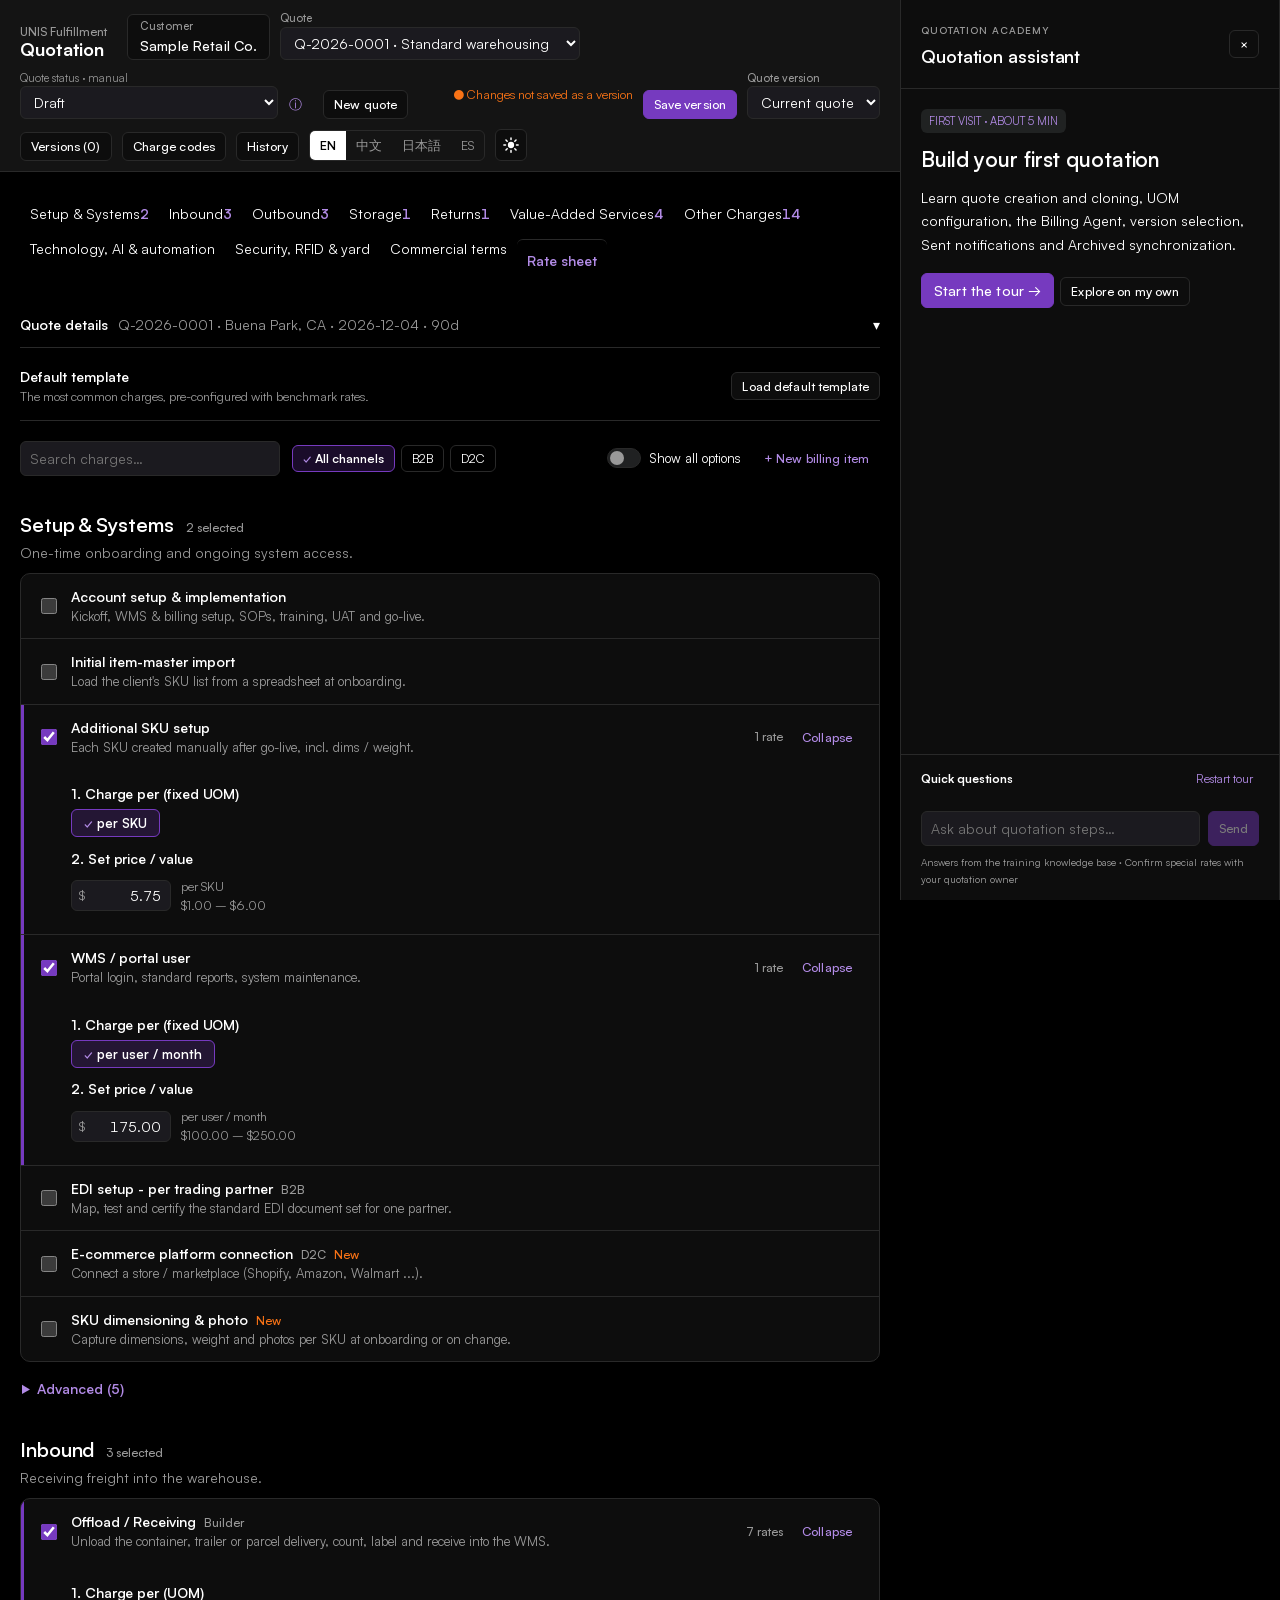
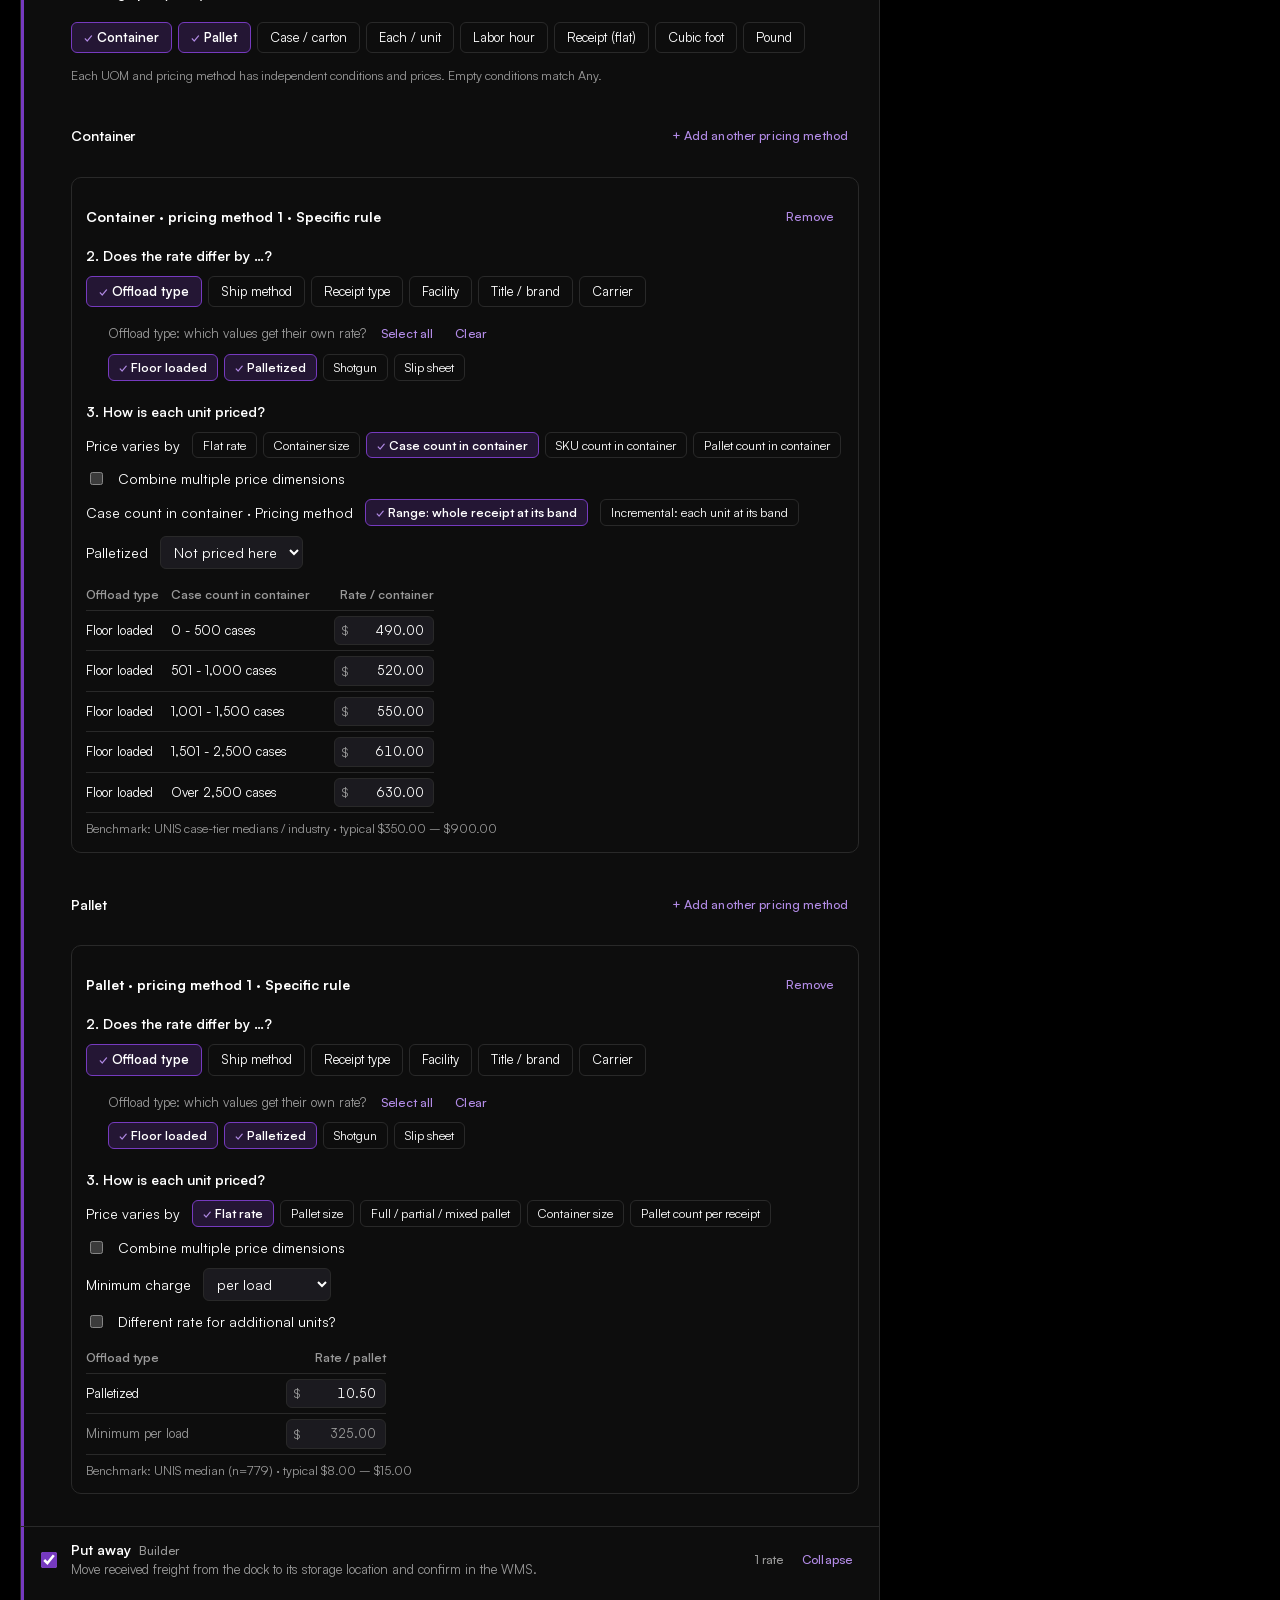
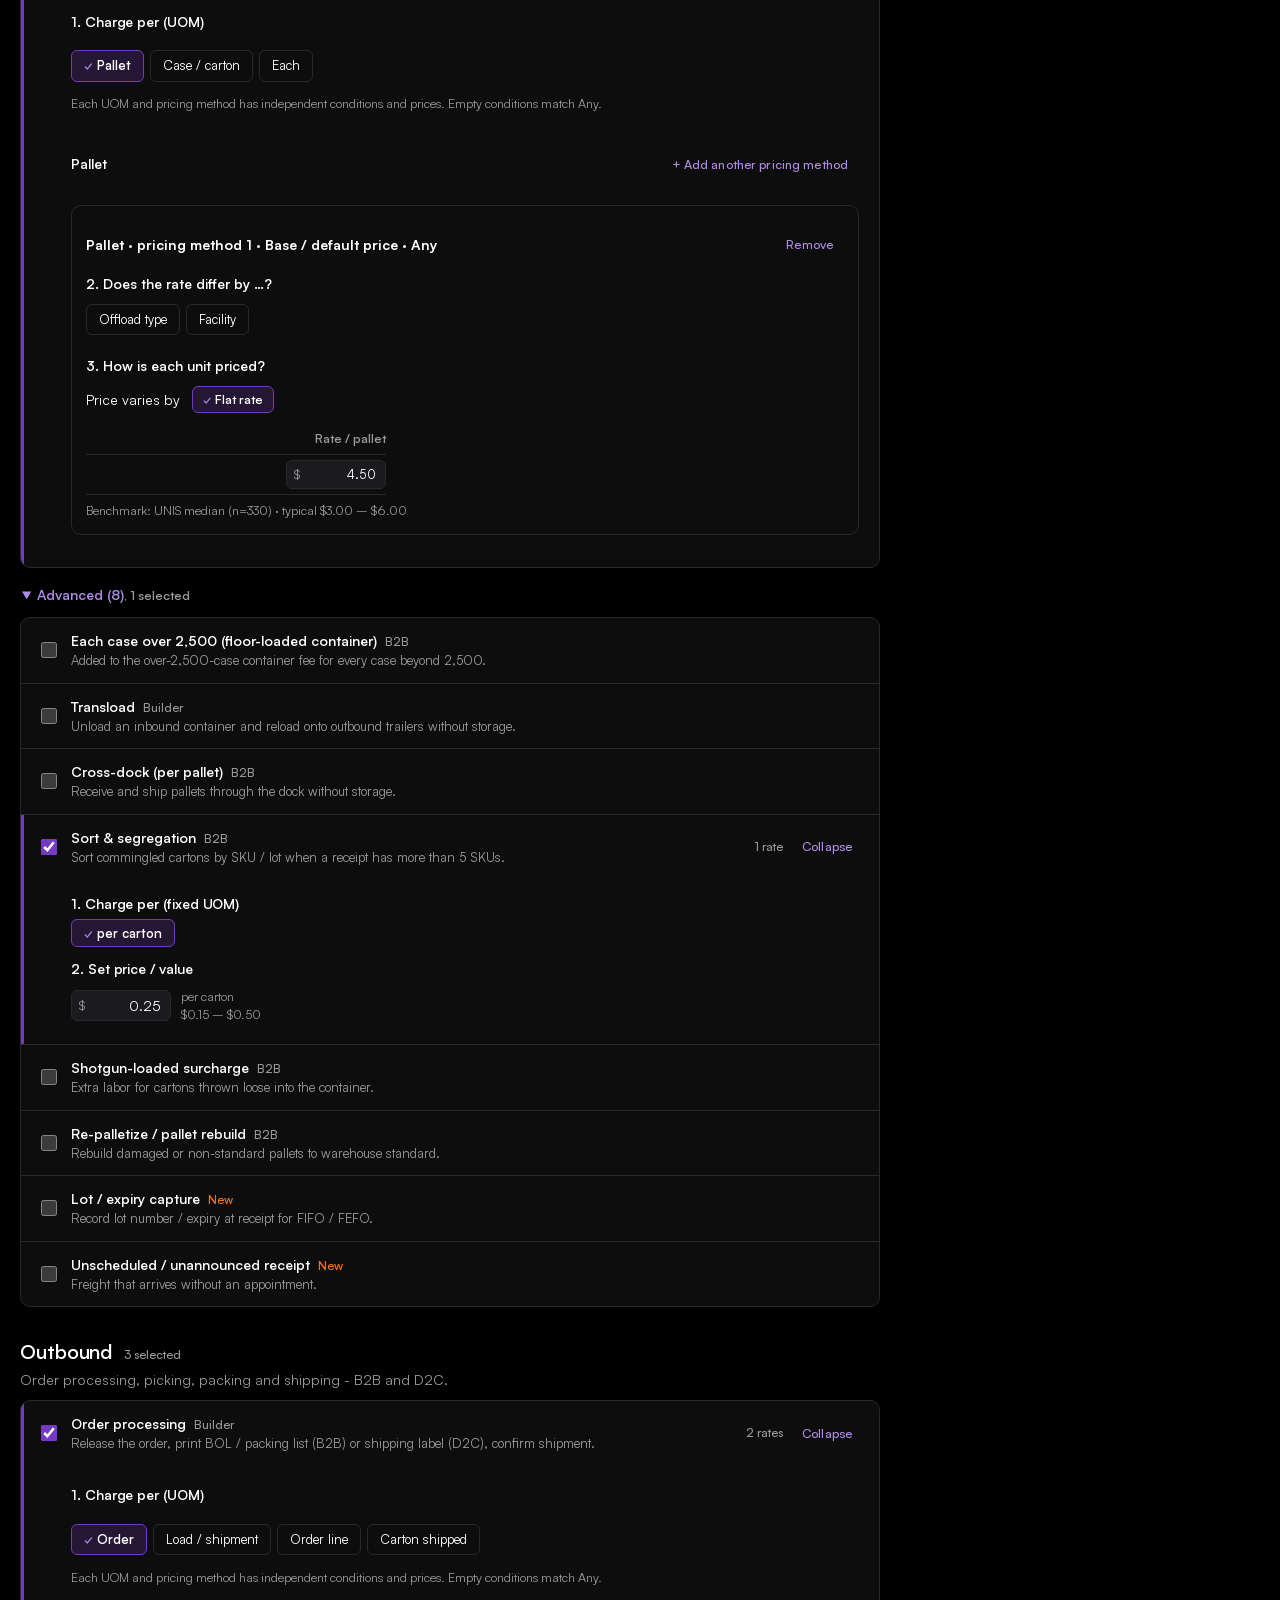
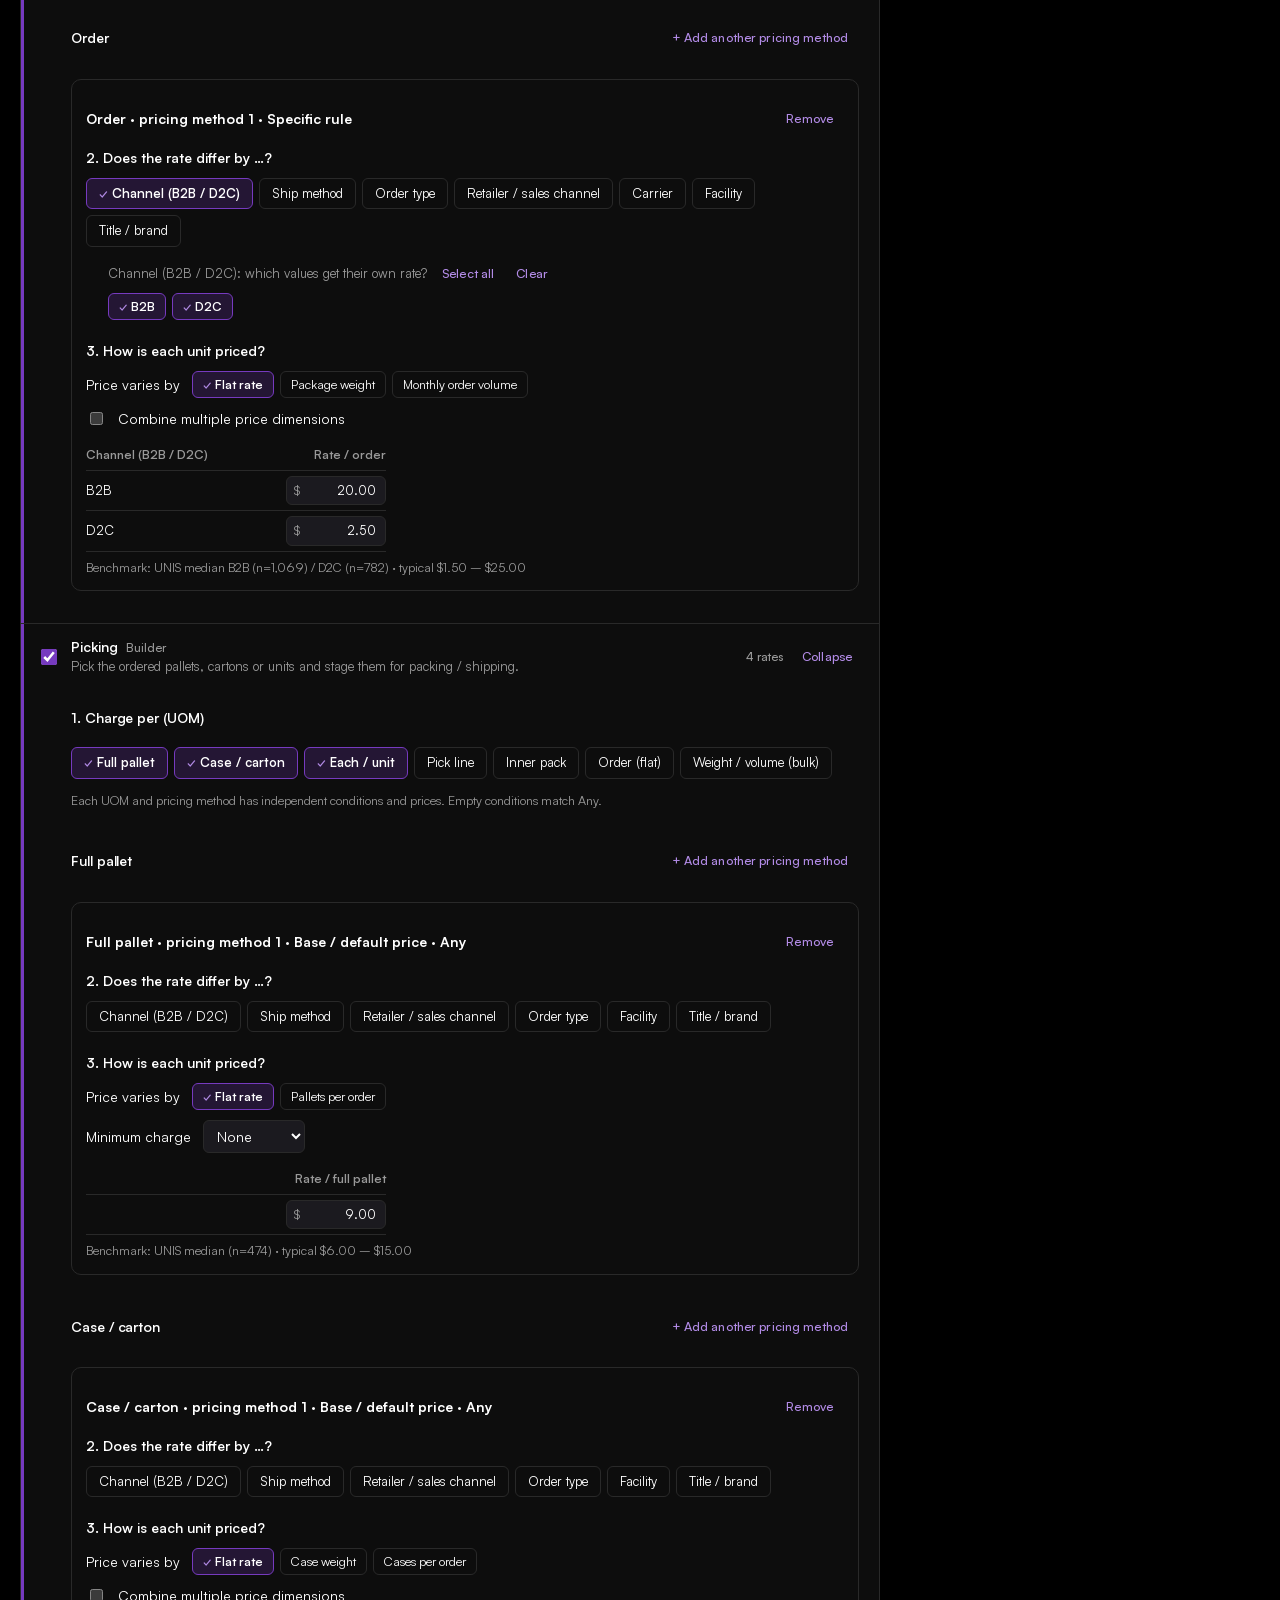
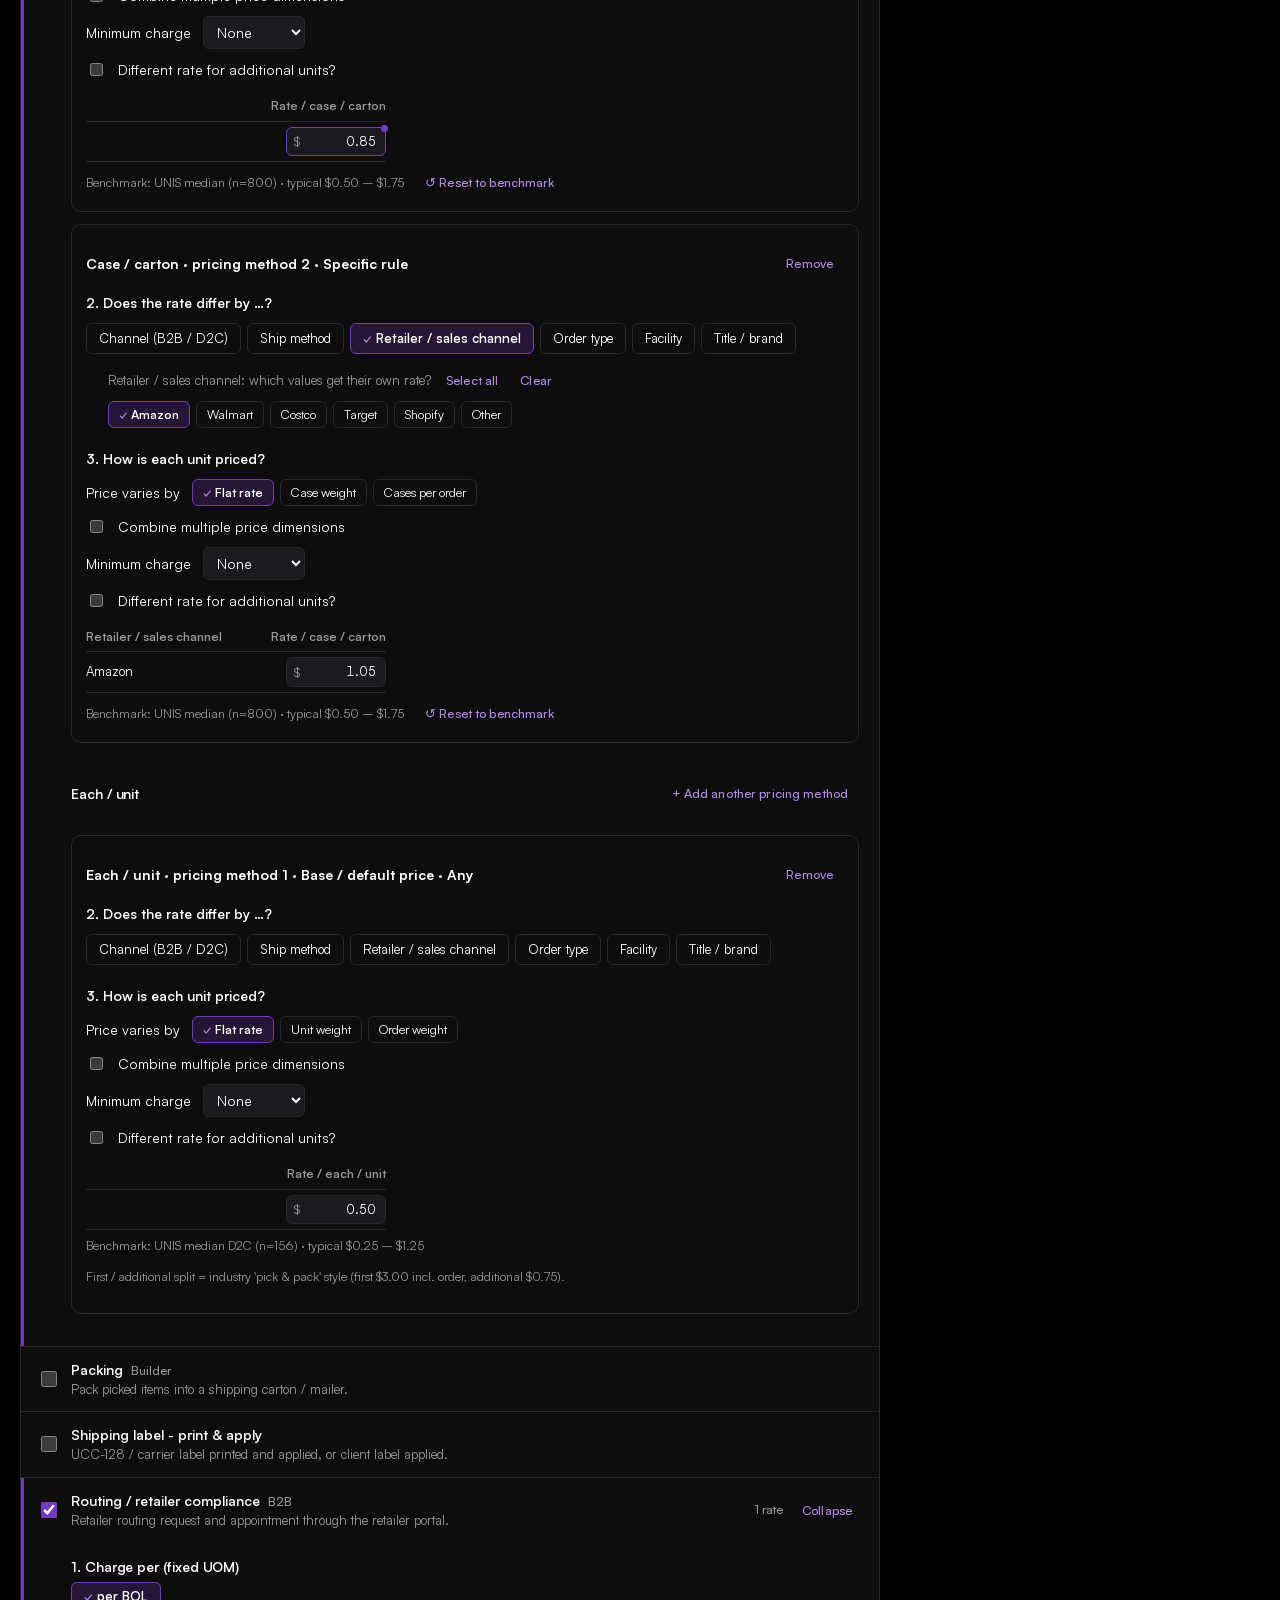
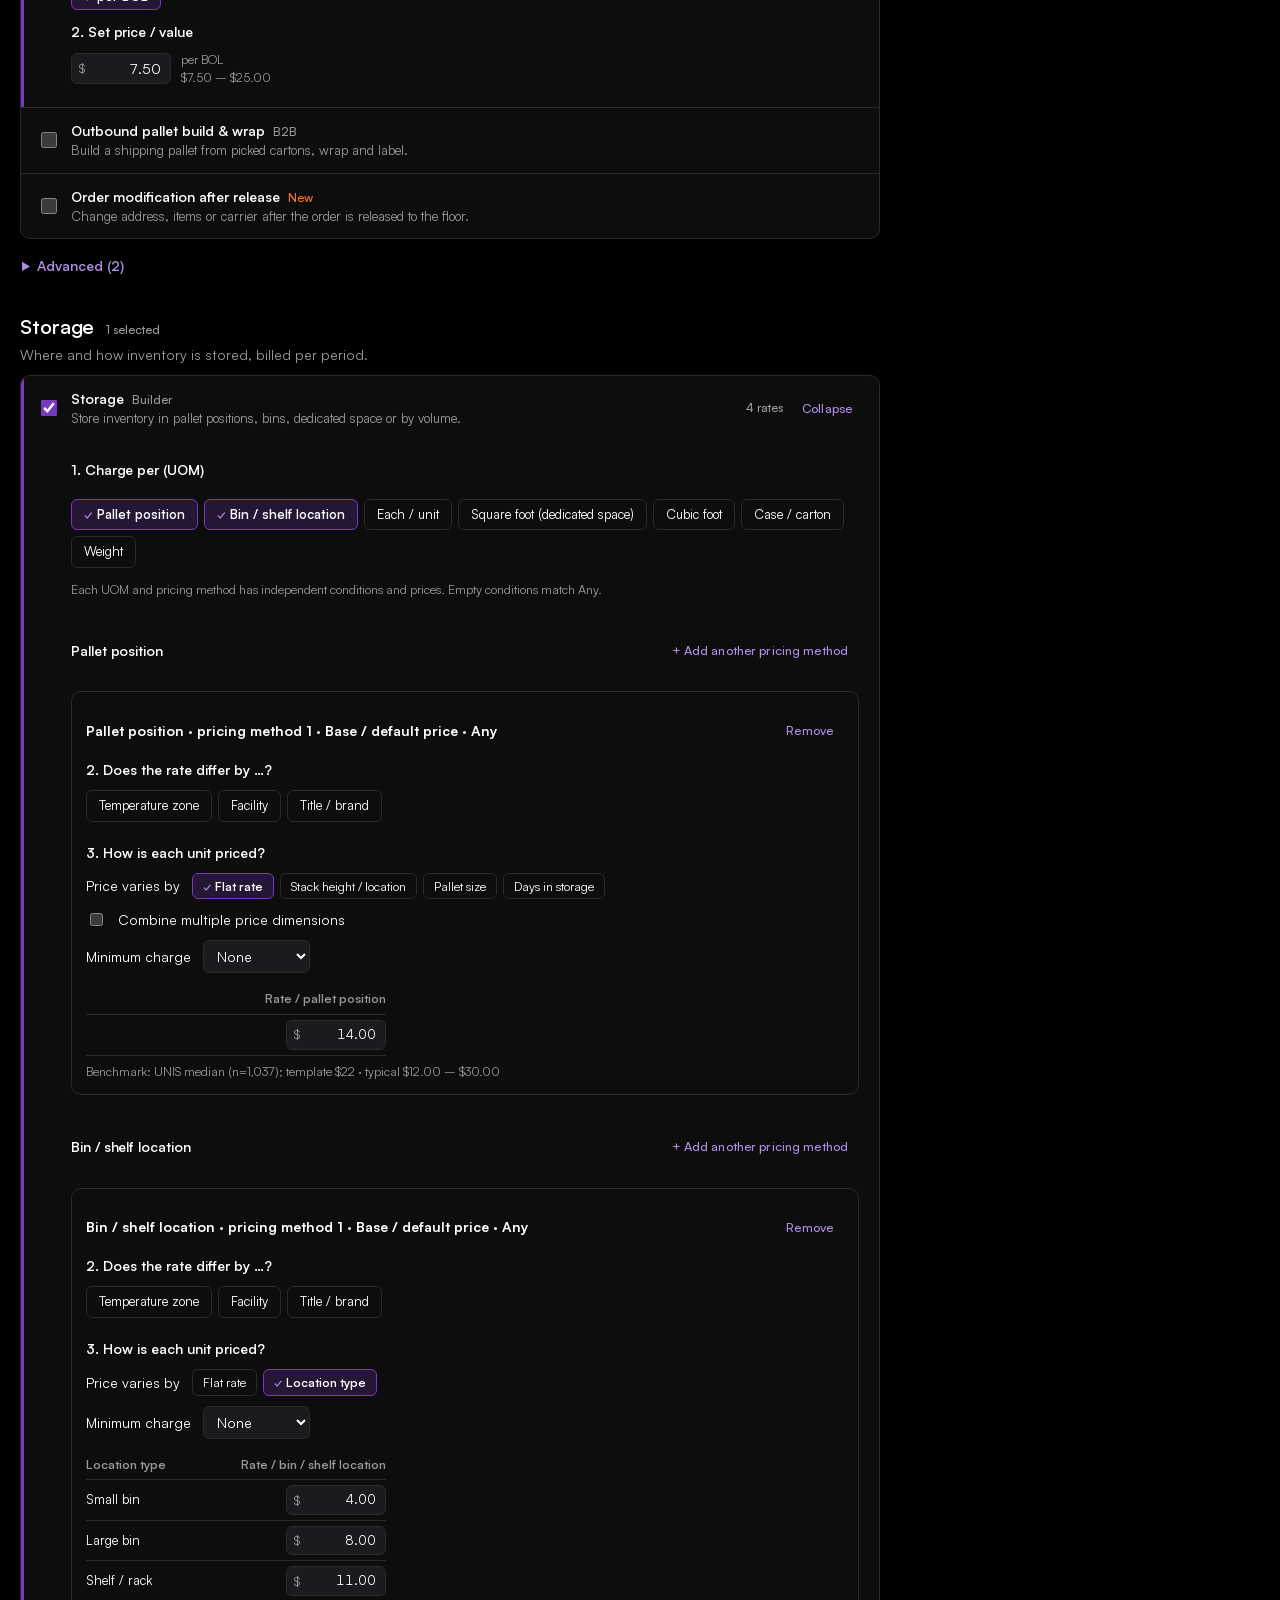
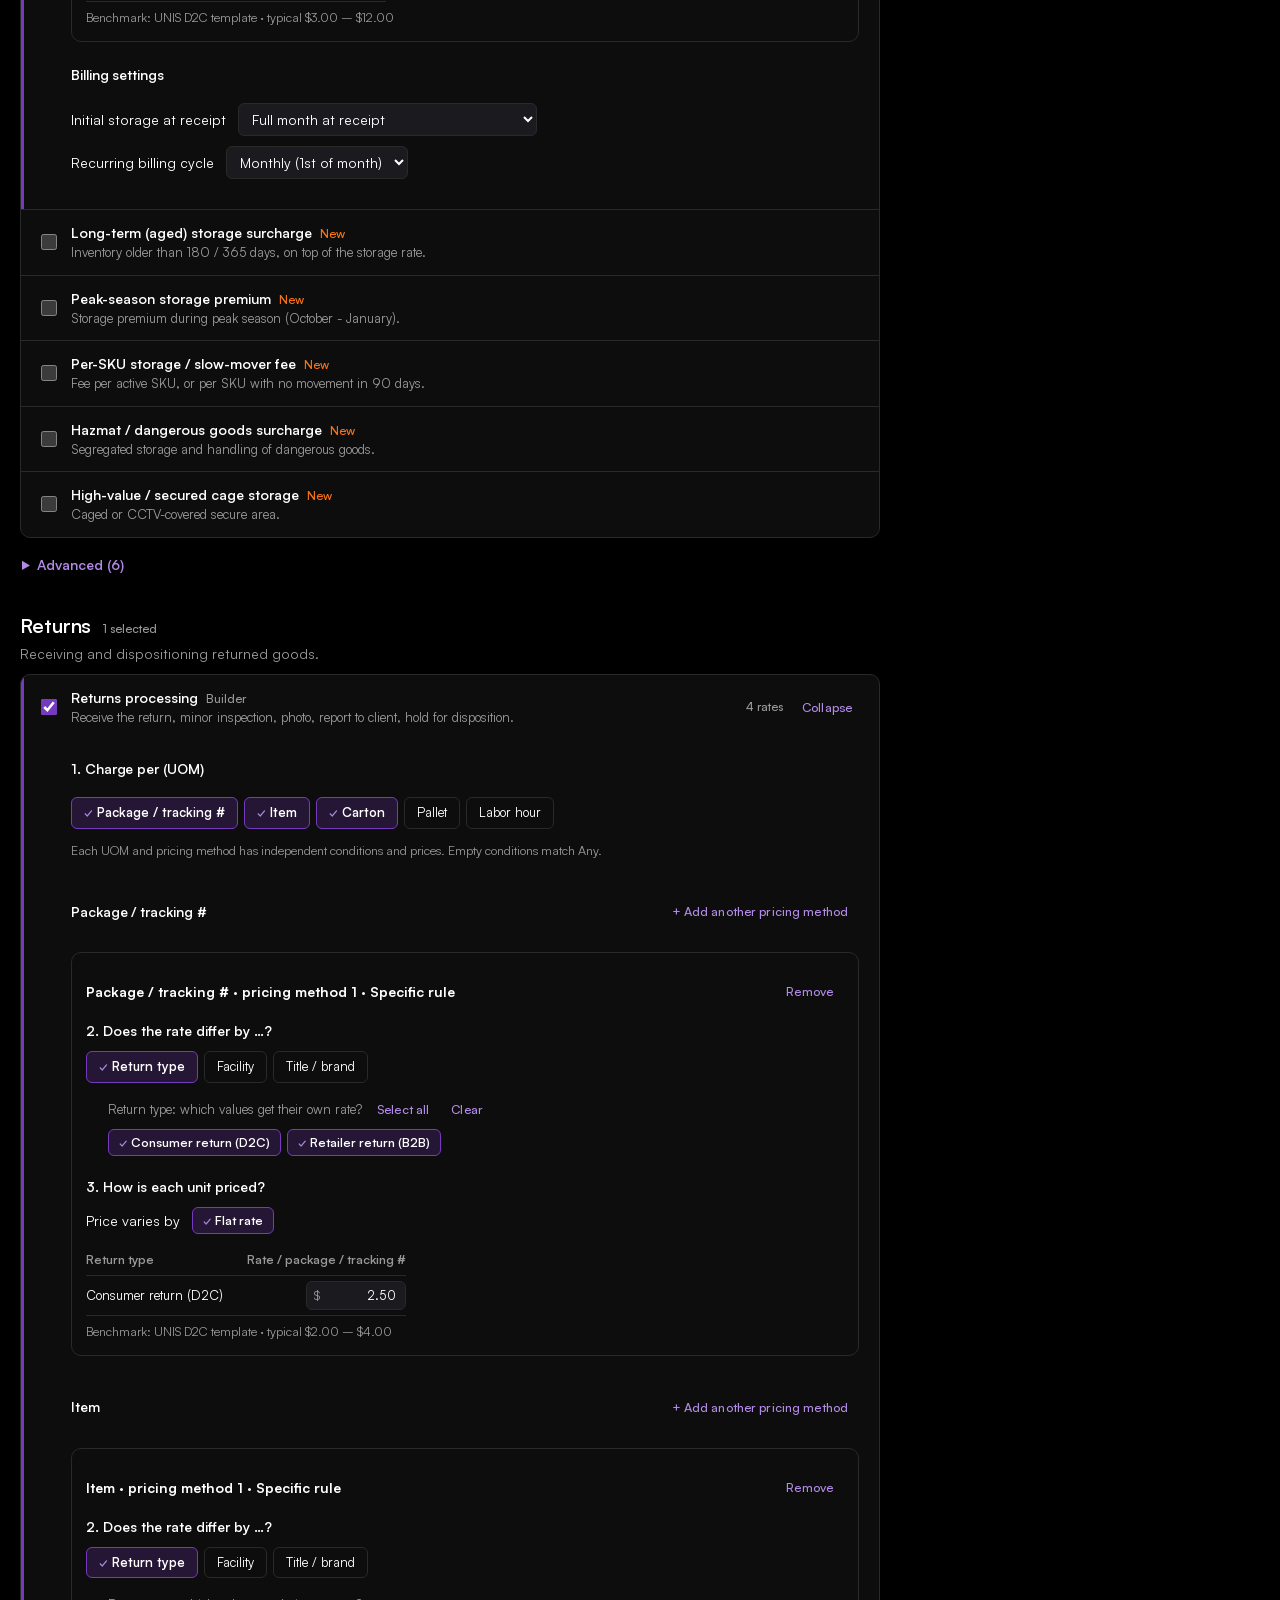
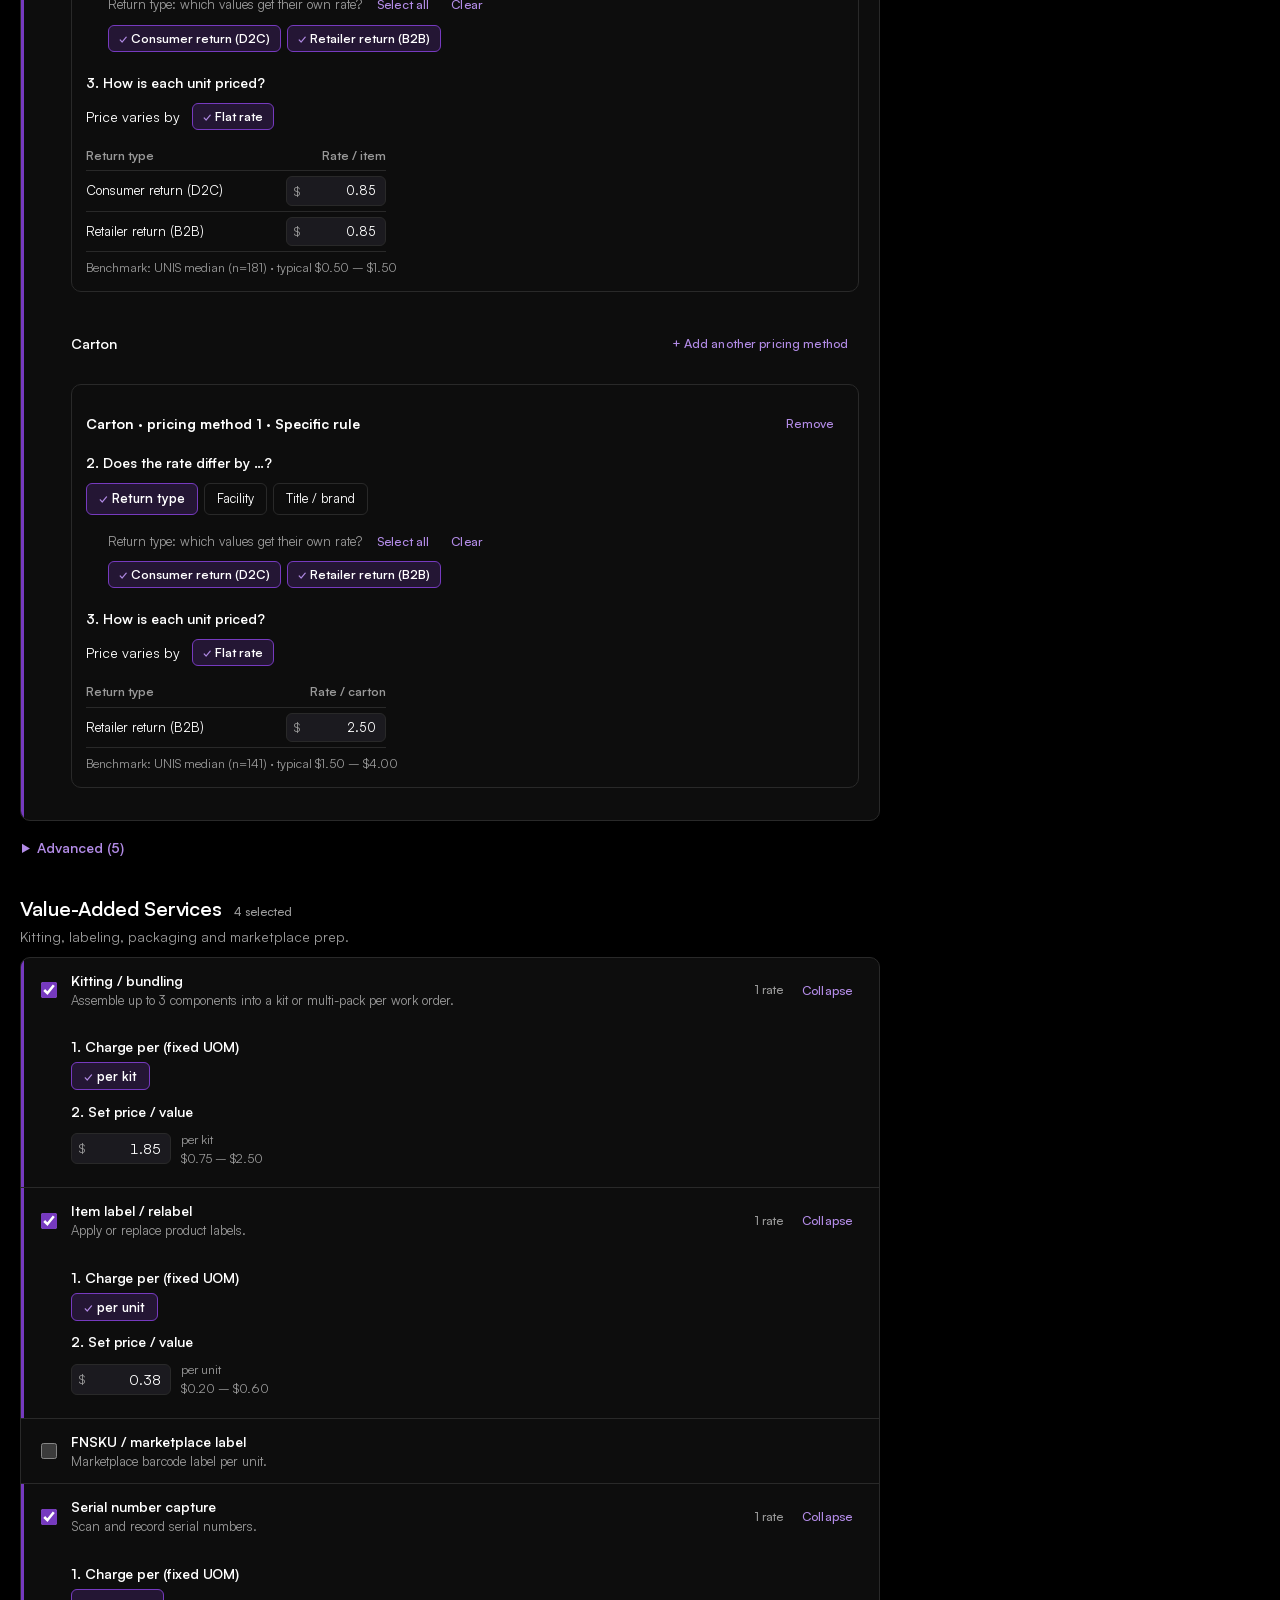
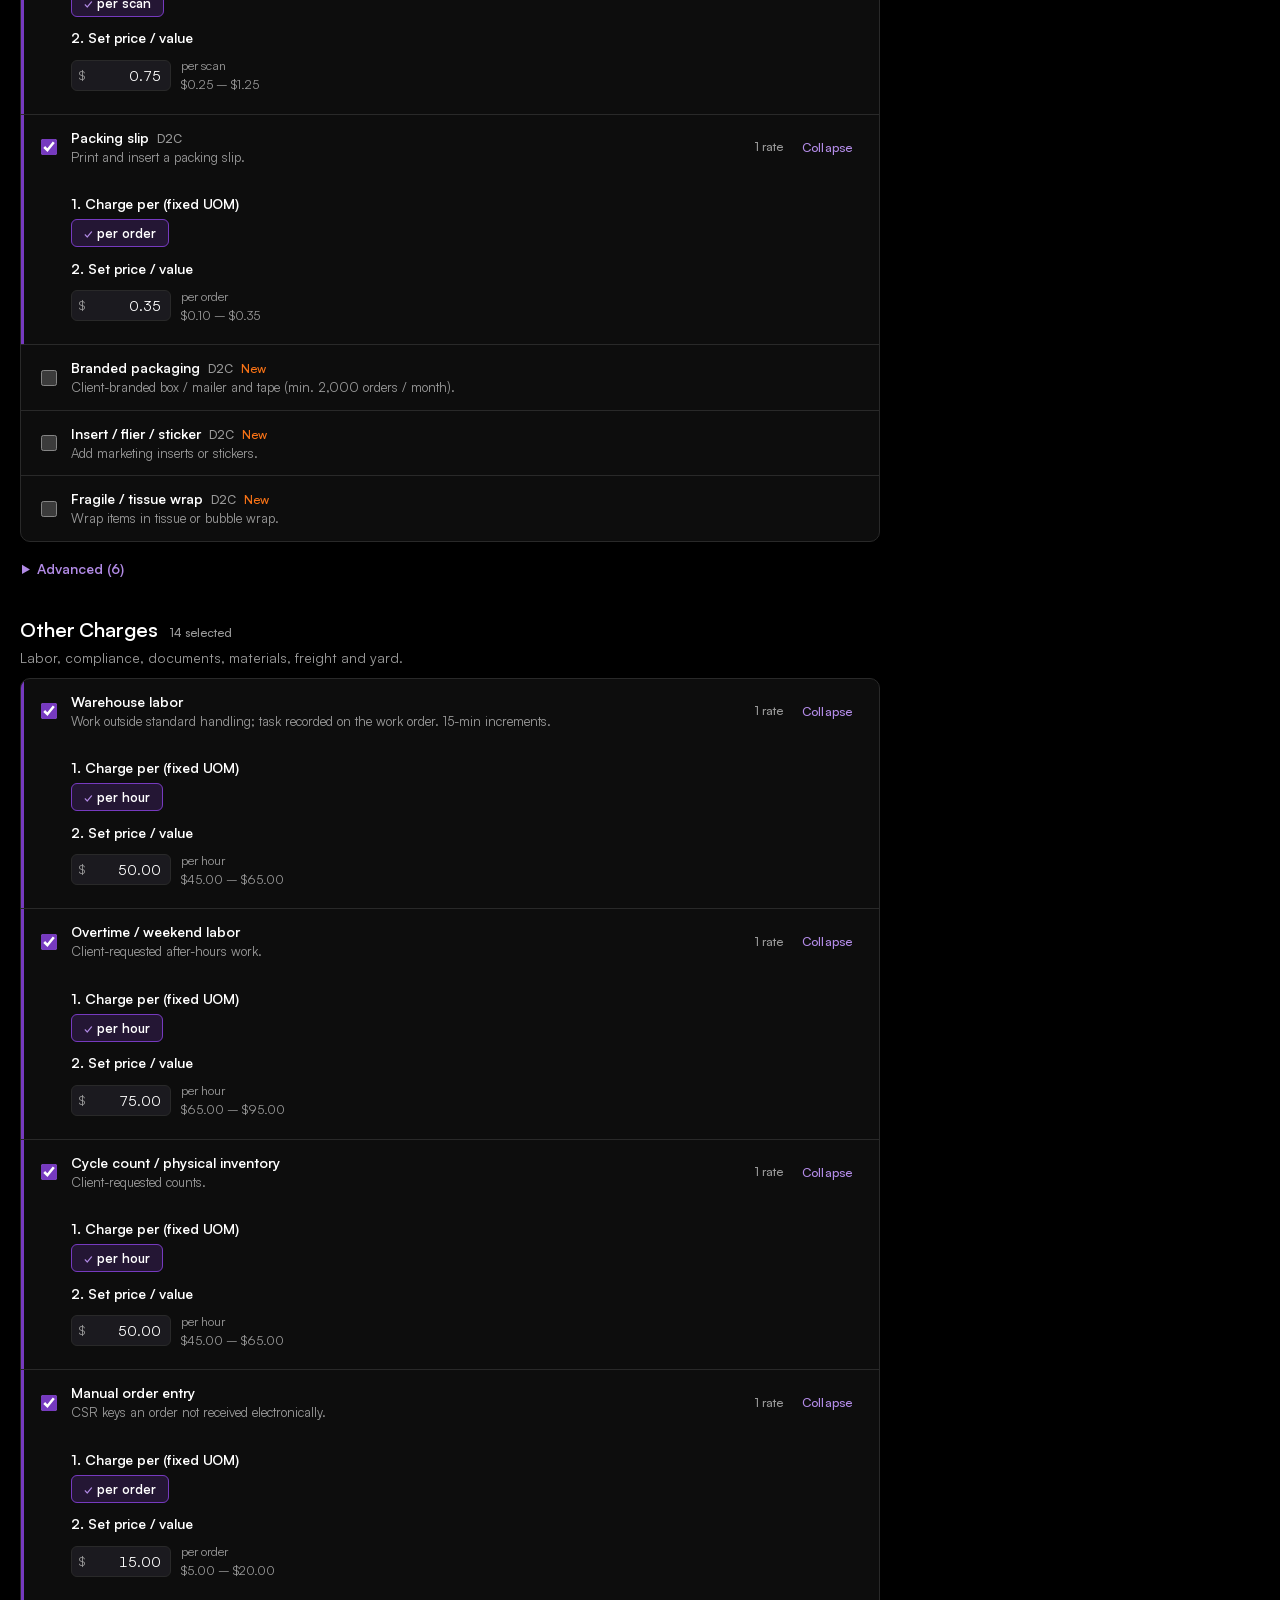
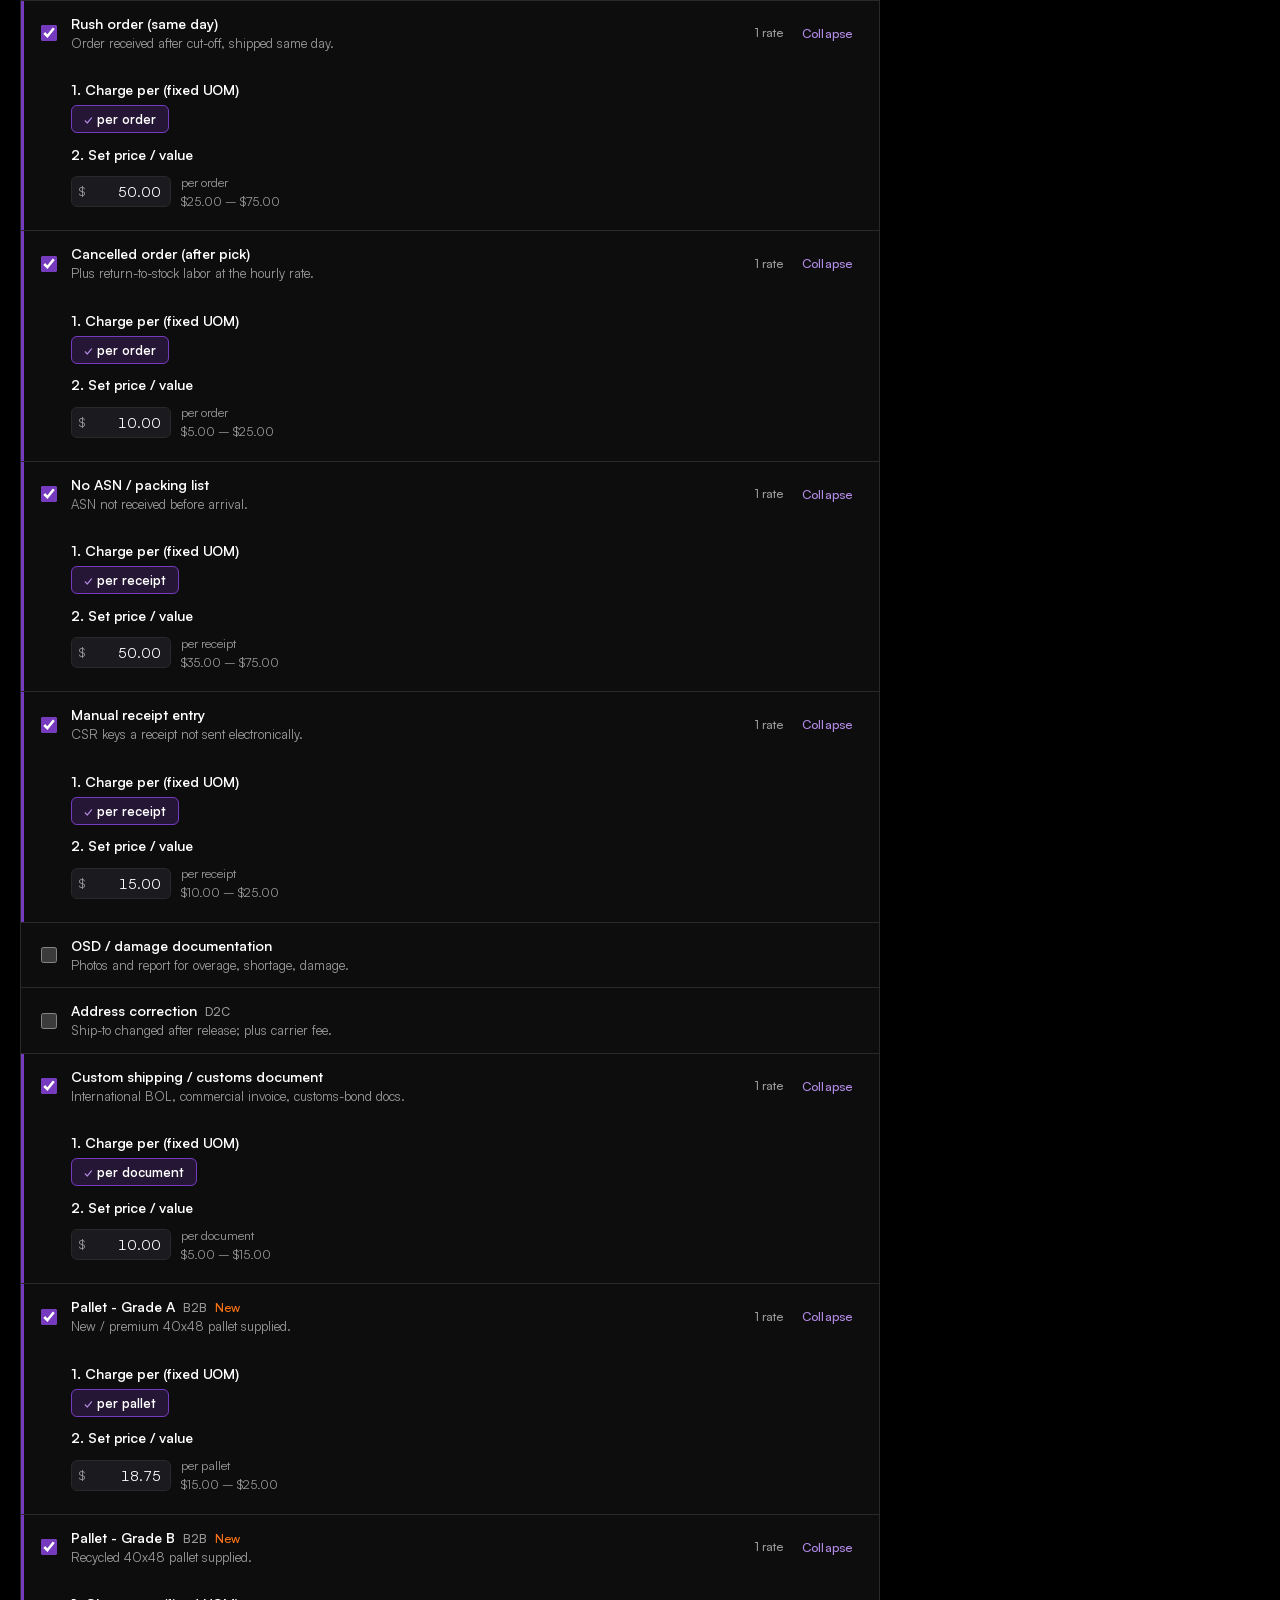
<file: docs/index.html>
<!doctype html>
<html lang="en">
  <head>
    <meta charset="UTF-8" />
    <meta name="viewport" content="width=device-width, initial-scale=1.0" />
    <title>Picking · UOM-first Demo</title>
    <script type="module" crossorigin src="./assets/index-16MKsfQC.js"></script>
    <link rel="stylesheet" crossorigin href="./assets/index-CPH6d6-O.css">
  </head>
  <body>
    <div id="app"></div>
  </body>
</html>
</file>
<file: docs/assets/index-CPH6d6-O.css>
.agent[data-v-4ab1b70d]{border:1px solid var(--border);border-radius:12px;background:var(--card);padding:16px;margin:16px 0}.bar[data-v-4ab1b70d]{display:flex;justify-content:space-between;gap:16px;align-items:center;flex-wrap:wrap}.bar p[data-v-4ab1b70d]{margin:4px 0}.role[data-v-4ab1b70d]{margin:12px 0;font-size:12px;color:var(--muted-fg)}summary[data-v-4ab1b70d]{cursor:pointer}.demo[data-v-4ab1b70d]{font-size:12px;color:var(--muted-fg)}.examples[data-v-4ab1b70d]{display:flex;gap:8px;flex-wrap:wrap}.conversation[data-v-4ab1b70d]{max-height:520px;overflow:auto;margin:16px 0;padding:12px;border:1px solid var(--border);border-radius:10px;background:var(--bg)}.message[data-v-4ab1b70d]{padding:12px 16px;background:var(--card);border:1px solid var(--border);border-radius:10px;margin:12px 8% 12px 0}.message.user[data-v-4ab1b70d]{margin-left:14%;margin-right:0;background:var(--accent)}.message span[data-v-4ab1b70d]{font-size:11px;color:var(--muted-fg)}.message p[data-v-4ab1b70d]{white-space:pre-wrap;margin:6px 0;line-height:1.7}.recommendations article[data-v-4ab1b70d]{padding:12px;border:1px solid var(--border);border-radius:8px;margin:10px 0}.review[data-v-4ab1b70d]{display:grid;gap:14px;margin:16px 0}pre[data-v-4ab1b70d]{white-space:pre-wrap;overflow-wrap:anywhere;font-size:11px}form[data-v-4ab1b70d]{display:flex;gap:8px}form input[data-v-4ab1b70d]{flex:1;min-width:0}.lifecycle[data-v-4ab1b70d]{border-top:1px solid var(--border);padding-top:14px;margin-top:14px}.lifecycle article[data-v-4ab1b70d]{display:flex;gap:12px;align-items:center;justify-content:space-between;flex-wrap:wrap;padding:10px 0}.lifecycle details[data-v-4ab1b70d]{margin:14px 0}.scrim[data-v-ab655b36]{position:fixed;inset:0;background:#0000008c;z-index:50;display:flex;justify-content:flex-end}.drawer[data-v-ab655b36]{width:min(460px,100vw);height:100%;background:var(--card);border-left:1px solid var(--border);display:flex;flex-direction:column}.drawer.wide[data-v-ab655b36]{width:min(760px,100vw)}header[data-v-ab655b36]{display:flex;align-items:center;justify-content:space-between;padding:14px 18px;border-bottom:1px solid var(--border)}header h3[data-v-ab655b36]{margin:0;font-size:16px}.content[data-v-ab655b36]{overflow:auto;padding:14px 18px 24px;flex:1}.creation label[data-v-a8d10c11]{display:flex;flex-direction:column;gap:8px;margin:16px 0}.creation select[data-v-a8d10c11]{width:100%;max-width:100%}.modes[data-v-a8d10c11]{margin:20px 0}.actions[data-v-a8d10c11]{display:flex;justify-content:flex-end;gap:10px;margin-top:24px}.clone[data-v-a8d10c11]{border:1px solid var(--border);border-radius:10px;padding:0 16px 12px}.workflow[data-v-e363e9ca]{display:flex;align-items:flex-end}.field[data-v-e363e9ca]{display:flex;flex-direction:column}.lbl[data-v-e363e9ca]{font-size:11px;color:var(--muted-fg)}.workflow-modal[data-v-e363e9ca]{position:fixed;inset:0;z-index:70;background:#0008;display:grid;place-items:center;padding:20px}.workflow-dialog[data-v-e363e9ca]{background:var(--card);border:1px solid var(--border);border-radius:14px;width:min(640px,95vw);max-height:85dvh;overflow:auto;padding:24px}.workflow-dialog p[data-v-e363e9ca]{line-height:1.7}.workflow-dialog h3[data-v-e363e9ca]{margin-top:0}.actions[data-v-e363e9ca]{display:flex;justify-content:flex-end;gap:10px}.workflow-dialog li[data-v-e363e9ca]{margin-bottom:14px}.workflow-dialog li p[data-v-e363e9ca]{margin:4px 0}.training[data-v-3671370e]{position:fixed;bottom:22px;right:24px;z-index:55;color:var(--fg);font-size:14px}.training.left[data-v-3671370e]{left:24px;right:auto}.launcher[data-v-3671370e]{display:flex;gap:10px;align-items:center;margin:12px 0 0 auto;border:1px solid var(--border);background:var(--primary);color:#fff;border-radius:28px;padding:13px 20px;font:inherit;font-weight:600;cursor:pointer;box-shadow:0 6px 24px #0002}.launcher span[data-v-3671370e]{font-size:22px}.panel[data-v-3671370e]{width:390px;max-width:calc(100vw - 32px);background:var(--card);border:1px solid var(--border);border-radius:18px;box-shadow:0 16px 64px #0003;overflow:hidden;display:flex;flex-direction:column;max-height:calc(100dvh - 110px)}header[data-v-3671370e]{display:flex;justify-content:space-between;align-items:center;padding:18px 20px;border-bottom:1px solid var(--border)}h2[data-v-3671370e]{margin:4px 0 0;font-size:18px}.eyebrow[data-v-3671370e]{font-size:10px;letter-spacing:1px;color:var(--muted-fg);font-weight:600}.body[data-v-3671370e]{padding:20px;overflow:auto;min-height:100px;flex:1}h3[data-v-3671370e]{font-size:21px;margin:14px 0 10px}p[data-v-3671370e]{line-height:1.7;margin:6px 0 16px}.badge[data-v-3671370e]{background:var(--accent);color:var(--primary-text);padding:5px 8px;border-radius:6px;font-size:11px}.body>.btn[data-v-3671370e]{margin:0 6px 6px 0}.progress[data-v-3671370e]{display:flex;gap:5px;margin-bottom:16px}.progress span[data-v-3671370e]{height:4px;background:var(--border);border-radius:4px;flex:1}.progress .done[data-v-3671370e]{background:var(--primary)}.tour-actions[data-v-3671370e]{display:flex;justify-content:space-between;margin-top:20px}.questions[data-v-3671370e]{padding:14px 20px;border-top:1px solid var(--border)}.question-heading[data-v-3671370e]{display:flex;justify-content:space-between;align-items:center;margin-bottom:8px;font-size:12px}.text-button[data-v-3671370e]{border:0;background:none;color:var(--primary-text);cursor:pointer;font:inherit}.question-list[data-v-3671370e]{display:flex;flex-direction:column;gap:5px;max-height:150px;overflow:auto}.question-list button[data-v-3671370e]{display:flex;justify-content:space-between;gap:10px;text-align:left;background:var(--bg);border:1px solid var(--border);border-radius:7px;padding:8px 10px;font:inherit;font-size:12px;color:var(--fg);cursor:pointer}.question-list button[data-v-3671370e]:hover{background:var(--accent)}form[data-v-3671370e]{display:flex;gap:8px;padding:0 20px}form input[data-v-3671370e]{min-width:0;flex:1}.disclosure[data-v-3671370e]{font-size:10px;color:var(--muted-fg);padding:8px 20px 12px;margin:0}.message[data-v-3671370e]{padding:10px 12px;background:var(--bg);border-radius:10px;margin-top:12px;white-space:pre-wrap}.message p[data-v-3671370e]{margin:4px 0}.message.user[data-v-3671370e]{margin-left:30px;background:var(--accent)}.intro[data-v-3671370e]{color:var(--muted-fg)}@media(max-width:600px){.training[data-v-3671370e]{bottom:12px;right:12px}.panel[data-v-3671370e]{width:calc(100vw - 24px);max-height:calc(100dvh - 90px)}.body[data-v-3671370e]{padding:16px}.questions[data-v-3671370e]{padding:10px 16px}.question-list[data-v-3671370e]{max-height:110px}}.training-highlight{outline:3px solid var(--primary)!important;outline-offset:5px;box-shadow:0 0 0 8px var(--accent);scroll-margin-top:160px;transition:outline .2s}@media print{.training{display:none!important}.training-highlight{outline:none!important;box-shadow:none!important}}html:has(body.training-open){scroll-padding-right:380px}body.training-open{padding-right:380px;box-sizing:border-box}body.training-open .scrim,body.training-open .modal,body.training-open .workflow-modal{right:380px}@media(max-width:1400px)and (min-width:1101px){body.training-open .layout{grid-template-columns:minmax(0,1fr)}body.training-open .side{position:static;flex-direction:row;flex-wrap:wrap}}@media(max-width:1100px){html:has(body.training-open){scroll-padding-right:0;scroll-padding-bottom:46dvh}body.training-open{padding-right:0;padding-bottom:0;height:100dvh;overflow:hidden}body.training-open #app{height:54dvh;overflow:auto;overscroll-behavior:contain}body.training-open .scrim,body.training-open .modal,body.training-open .workflow-modal{right:0;bottom:46dvh}body.training-open .drawer{height:100%}}@media print{body.training-open{padding:0}}.training.expanded[data-v-3671370e]{inset:0 0 0 auto;width:380px;z-index:55}.expanded .panel[data-v-3671370e]{width:100%;height:100dvh;max-height:100dvh;max-width:100%;border-radius:0;border-top:0;border-bottom:0;box-shadow:none}.questions summary[data-v-3671370e]{cursor:pointer}.questions .question-list[data-v-3671370e]{margin-top:8px;max-height:180px}.body[data-v-3671370e]{min-height:0}.progress[data-v-3671370e]{flex-shrink:0}@media(max-width:1100px){.training.expanded[data-v-3671370e]{top:auto;bottom:0;width:100%;height:46dvh}.expanded .panel[data-v-3671370e]{height:46dvh;max-height:46dvh}.expanded header[data-v-3671370e]{padding:10px 16px}.expanded h2[data-v-3671370e]{font-size:15px}.expanded .body[data-v-3671370e]{padding:12px 16px}.expanded h3[data-v-3671370e]{font-size:17px;margin:6px 0}.expanded p[data-v-3671370e]{margin-bottom:8px}.questions[data-v-3671370e]{padding:8px 16px}.expanded .disclosure[data-v-3671370e]{padding-bottom:6px}.question-list[data-v-3671370e]{max-height:90px}}.pi[data-v-43a03100]{position:relative;display:inline-flex;align-items:center;border:1px solid var(--border);border-radius:var(--radius-sm);background:var(--input);padding:0 7px}.pi[data-v-43a03100]:focus-within{outline:2px solid var(--ring);outline-offset:1px}.pi input[data-v-43a03100]{width:78px;font-variant-numeric:tabular-nums;border:0;background:transparent;text-align:right;padding:4px 2px;outline:none}.pi .pre[data-v-43a03100],.pi .post[data-v-43a03100]{color:var(--muted-fg);font-size:12.5px}.pi.edited[data-v-43a03100]{border-color:var(--primary)}.pi.low[data-v-43a03100],.pi.high[data-v-43a03100]{border-color:var(--orange);background:var(--orange-soft)}.dot[data-v-43a03100]{position:absolute;top:-3px;right:-3px;width:7px;height:7px;border-radius:50%;background:var(--primary)}.pi.low .dot[data-v-43a03100],.pi.high .dot[data-v-43a03100]{background:var(--orange)}.rt[data-v-1059153d]{margin-top:10px;overflow-x:auto}table[data-v-1059153d]{border-collapse:collapse;font-size:13px;min-width:300px}th[data-v-1059153d]{text-align:left;font-weight:600;padding:6px 12px 6px 0;border-bottom:1px solid var(--border);font-size:12.5px;color:var(--muted-fg);white-space:nowrap}td[data-v-1059153d]{padding:5px 12px 5px 0;border-bottom:1px solid var(--border)}th.num[data-v-1059153d],td.num[data-v-1059153d]{text-align:right;padding-right:0;padding-left:12px}tr.min td[data-v-1059153d]{color:var(--muted-fg)}.foot[data-v-1059153d]{display:flex;gap:10px;align-items:center;flex-wrap:wrap;margin-top:6px}.uom-builder[data-v-8ad817fd]{padding:0 20px 20px 50px}.uom[data-v-8ad817fd]{margin-top:22px}.uhead[data-v-8ad817fd],.row[data-v-8ad817fd]{display:flex;gap:12px;align-items:center;flex-wrap:wrap;margin:10px 0}.uhead[data-v-8ad817fd]{justify-content:space-between}.rule[data-v-8ad817fd]{border:1px solid var(--border);border-radius:10px;padding:14px;margin:12px 0}.condition-questions[data-v-8ad817fd]{margin:14px 0 20px}.question[data-v-8ad817fd]{font-weight:600;margin-bottom:10px}.values[data-v-8ad817fd]{margin:12px 0 12px 22px}.value-label[data-v-8ad817fd]{color:var(--muted-fg);font-size:13px;margin-bottom:6px}@media(max-width:700px){.uom-builder[data-v-8ad817fd]{padding-left:16px}}.simple-config[data-v-b48d5607]{padding:0 20px 20px 50px}.simple-config h4[data-v-b48d5607]{margin:14px 0 8px}.card[data-v-b48d5607]{border-bottom:1px solid var(--border);position:relative}.card[data-v-b48d5607]:last-child{border-bottom:0}.card.on[data-v-b48d5607]:before{content:"";position:absolute;left:0;top:0;bottom:0;width:3px;background:var(--primary)}.head[data-v-b48d5607]{display:grid;grid-template-columns:22px minmax(0,1fr) auto;gap:12px;align-items:center;padding:12px 16px}.head input[type=checkbox][data-v-b48d5607]{width:16px;height:16px;accent-color:var(--primary)}.title[data-v-b48d5607]{min-width:0}.title.clickable[data-v-b48d5607]{cursor:pointer}.name[data-v-b48d5607]{font-weight:600}.desc[data-v-b48d5607]{color:var(--muted-fg);font-size:13px}.price[data-v-b48d5607]{display:flex;align-items:center;gap:10px}.unit[data-v-b48d5607]{font-size:12.5px;color:var(--muted-fg);min-width:116px}.sum[data-v-b48d5607]{display:flex;align-items:center;gap:8px}@media(max-width:700px){.head[data-v-b48d5607]{grid-template-columns:22px minmax(0,1fr)}.price[data-v-b48d5607],.sum[data-v-b48d5607]{grid-column:2}}.sum[data-v-eae45ee8]{display:flex;gap:4px;align-items:baseline;flex-wrap:wrap;margin:0 0 12px}.setup[data-v-eae45ee8]{border-left:2px solid var(--orange);padding:2px 0 2px 14px;margin-bottom:14px}.setup h4[data-v-eae45ee8]{margin:0 0 2px}.setup ul[data-v-eae45ee8]{margin:8px 0 0;padding:0;list-style:none;display:grid;gap:6px}.setup li[data-v-eae45ee8]{font-size:13px}.kind[data-v-eae45ee8]{display:inline-block;min-width:128px;font-size:12px;font-weight:600}.kind.mapped[data-v-eae45ee8]{color:var(--ok)}.kind.new-condition[data-v-eae45ee8]{color:var(--orange)}.kind.new-item[data-v-eae45ee8]{color:var(--destructive)}.ok-text[data-v-eae45ee8]{color:var(--ok)}.tw[data-v-eae45ee8]{overflow-x:auto;margin-top:10px}table[data-v-eae45ee8]{width:100%;border-collapse:collapse;font-size:12.5px}th[data-v-eae45ee8]{text-align:left;color:var(--muted-fg);font-weight:500;border-bottom:1px solid var(--border);padding:6px 8px 6px 0;white-space:nowrap}td[data-v-eae45ee8]{border-bottom:1px solid var(--border);padding:6px 8px 6px 0;vertical-align:top}.r[data-v-eae45ee8]{text-align:right}.num[data-v-eae45ee8]{font-variant-numeric:tabular-nums;white-space:nowrap}code[data-v-eae45ee8]{font-size:12px}.conds .miss[data-v-eae45ee8]{color:var(--orange)}.conds .miss[data-v-eae45ee8]:before{content:"+ ";font-weight:700}.sr[data-v-eae45ee8]{position:absolute;width:1px;height:1px;overflow:hidden;clip:rect(0 0 0 0)}.top[data-v-6c55fdca]{display:flex;gap:8px;margin-bottom:12px}.top .input[data-v-6c55fdca]{flex:1}.cust[data-v-6c55fdca]{border:1px solid var(--border);border-radius:8px;margin-bottom:8px}.cust.current[data-v-6c55fdca]{border-color:var(--primary)}.row[data-v-6c55fdca]{display:flex;justify-content:space-between;align-items:center;gap:10px;padding:9px 12px;cursor:pointer}.name[data-v-6c55fdca]{font-weight:600}.quotes[data-v-6c55fdca]{border-top:1px solid var(--border);padding:8px 12px 10px;background:var(--accent)}.q[data-v-6c55fdca]{display:flex;justify-content:space-between;gap:8px;padding:6px 8px;border-radius:6px;cursor:pointer;flex-wrap:wrap}.q[data-v-6c55fdca]:hover{background:var(--accent)}.actions[data-v-6c55fdca]{display:flex;gap:8px;margin-top:10px}.form[data-v-6c55fdca]{display:grid;grid-template-columns:1fr 1fr;gap:10px}.form label[data-v-6c55fdca]{display:flex;flex-direction:column;gap:3px;font-size:12.5px;color:var(--muted-fg)}.form label.wide[data-v-6c55fdca]{grid-column:span 2}.recent[data-v-93ffff38]{display:flex;flex-wrap:wrap;gap:6px;margin-bottom:16px}.filt[data-v-93ffff38]{margin-bottom:10px}.ev[data-v-93ffff38]{list-style:none;padding:0;margin:0}.ev li[data-v-93ffff38]{display:flex;gap:10px;align-items:baseline;padding:6px 0;border-bottom:1px solid var(--border);font-size:13px;flex-wrap:wrap}.t[data-v-93ffff38]{color:var(--muted-fg);font-size:12px;min-width:150px}.toolbar[data-v-4b579db5]{display:flex;align-items:center;gap:8px;flex-wrap:wrap;margin:36px 0 12px}.toolbar h2[data-v-4b579db5]{margin:0;font-size:20px}.toolbar .sp[data-v-4b579db5]{flex:1}.toolbar label[data-v-4b579db5]{display:flex;gap:6px;align-items:center;font-size:13px}.proposal-doc[data-v-4b579db5]{--ink: #181818;--soft-ink: #666666;--rule: #e0e0e0;--rule-strong: #181818;background:#fff;color:var(--ink);border-radius:var(--radius);padding:36px 40px;max-width:1000px;color-scheme:light}.doc-head[data-v-4b579db5]{display:flex;justify-content:space-between;gap:24px;align-items:flex-start;border-bottom:2px solid var(--rule-strong);padding-bottom:14px;margin-bottom:16px}.brand[data-v-4b579db5]{font-size:22px;font-weight:700;letter-spacing:-.01em}.doc-title[data-v-4b579db5]{font-size:16px;font-weight:500}.doc-head .muted[data-v-4b579db5],.proposal-doc .muted[data-v-4b579db5]{color:var(--soft-ink)}.watermark[data-v-4b579db5]{display:inline-block;margin-left:10px;font-size:13px;font-weight:600;color:#c2410c;vertical-align:3px}.watermark[data-v-4b579db5]:before{content:"● "}.meta th[data-v-4b579db5],.cust th[data-v-4b579db5]{text-align:left;color:var(--soft-ink);font-weight:500;font-size:12.5px;padding:2px 12px 2px 0;white-space:nowrap}.meta td[data-v-4b579db5],.cust td[data-v-4b579db5]{padding:2px 18px 2px 0}.cust[data-v-4b579db5]{width:100%;margin-bottom:18px}.band[data-v-4b579db5]{border-top:1px solid var(--rule);border-bottom:1px solid var(--rule);padding:8px 0;font-weight:600}.sec[data-v-4b579db5]{margin-top:22px}.sec h3[data-v-4b579db5]{font-size:16px;margin:0 0 6px}table.rates[data-v-4b579db5]{width:100%;border-collapse:collapse;font-size:13px}table.rates col.c1[data-v-4b579db5]{width:34%}table.rates col.c2[data-v-4b579db5]{width:38%}table.rates col.c3[data-v-4b579db5],table.rates col.c4[data-v-4b579db5]{width:14%}table.rates th[data-v-4b579db5]{text-align:left;font-size:12px;color:var(--soft-ink);font-weight:500;border-bottom:1px solid var(--rule-strong);padding:5px 8px}table.rates td[data-v-4b579db5]{padding:6px 8px;border-bottom:1px solid var(--rule);vertical-align:top}.r[data-v-4b579db5]{text-align:right!important}.svc[data-v-4b579db5]{font-weight:600}.svc.sub[data-v-4b579db5]{font-weight:400;padding-left:24px!important}.svc .q[data-v-4b579db5]{font-weight:400;font-size:12.5px;color:var(--soft-ink)}tr.group td[data-v-4b579db5]{border-bottom:0;padding-bottom:2px}tr.min td[data-v-4b579db5]{color:var(--soft-ink)}.desc[data-v-4b579db5]{color:var(--soft-ink);font-size:13px}.rate[data-v-4b579db5]{font-variant-numeric:tabular-nums;white-space:nowrap;font-weight:600;text-align:right}.unit[data-v-4b579db5]{color:var(--soft-ink);font-size:13px}.notes[data-v-4b579db5]{margin:8px 0 0;padding-left:18px;color:var(--soft-ink);font-size:12.5px}.terms[data-v-4b579db5]{font-size:12.5px;color:var(--soft-ink);margin-top:20px;max-width:72ch}.empty[data-v-4b579db5]{padding:20px 0;color:var(--soft-ink)}.sign[data-v-4b579db5]{display:grid;grid-template-columns:1fr 1fr;gap:48px;margin-top:30px}.who[data-v-4b579db5]{font-weight:600;margin-bottom:8px}.line[data-v-4b579db5]{border-bottom:1px solid var(--rule-strong);height:32px;display:flex;align-items:flex-end;font-size:11.5px;color:var(--soft-ink)}.sr[data-v-4b579db5]{position:absolute;width:1px;height:1px;overflow:hidden;clip:rect(0 0 0 0);white-space:nowrap}@media(max-width:700px){.proposal-doc[data-v-4b579db5]{padding:18px}.doc-head[data-v-4b579db5]{flex-direction:column}.sign[data-v-4b579db5]{grid-template-columns:1fr}}.theme-toggle[data-v-8e360bf2]{display:inline-flex;align-items:center;justify-content:center;width:32px;height:32px;padding:0;border:1px solid var(--border);border-radius:var(--radius-sm, 8px);background:var(--card);color:var(--fg);cursor:pointer}.theme-toggle[data-v-8e360bf2]:hover{border-color:var(--muted-fg);color:var(--primary-text)}.theme-toggle[data-v-8e360bf2]:focus-visible{outline:2px solid var(--ring);outline-offset:2px}.vers[data-v-eeeb0ae1],.diff[data-v-eeeb0ae1]{width:100%;border-collapse:collapse;font-size:13px;margin-bottom:14px}.vers td[data-v-eeeb0ae1],.diff td[data-v-eeeb0ae1]{padding:6px;border-bottom:1px solid var(--border);vertical-align:top}.vers tr.cur[data-v-eeeb0ae1]{background:var(--primary-soft)}.note-cell[data-v-eeeb0ae1]{max-width:260px}.acts[data-v-eeeb0ae1]{white-space:nowrap;text-align:right}.acts .btn[data-v-eeeb0ae1]{margin-left:4px}.cmp[data-v-eeeb0ae1]{display:flex;gap:12px;margin-bottom:10px}.cmp label[data-v-eeeb0ae1]{display:flex;gap:6px;align-items:center;font-size:12.5px;color:var(--muted-fg)}.num[data-v-eeeb0ae1]{text-align:right;white-space:nowrap}.diff tr.removed td[data-v-eeeb0ae1]{color:var(--muted-fg)}.top[data-v-1ad614c9]{position:sticky;top:0;z-index:20;display:flex;align-items:flex-end;gap:10px;flex-wrap:wrap;padding:10px 20px;background:var(--sidebar);border-bottom:1px solid var(--border)}.brand[data-v-1ad614c9]{display:flex;flex-direction:column;margin-right:10px;line-height:1.15}.brand .org[data-v-1ad614c9]{font-size:12px;color:var(--muted-fg);font-weight:500}.brand h1[data-v-1ad614c9]{font-size:18px;margin:0;font-weight:700}.lbl[data-v-1ad614c9]{display:block;font-size:11px;color:var(--muted-fg);font-weight:500}.pick[data-v-1ad614c9]{flex-direction:column;align-items:flex-start;gap:0;padding:3px 12px;max-width:260px;overflow:hidden;text-overflow:ellipsis}.field[data-v-1ad614c9]{display:flex;flex-direction:column}.qsel[data-v-1ad614c9]{max-width:300px}.vstate[data-v-1ad614c9]{font-size:12.5px;align-self:center}.user[data-v-1ad614c9]{display:inline-flex;align-items:center;gap:8px;font-size:12.5px}.user .who[data-v-1ad614c9]{color:var(--muted-fg);max-width:160px;overflow:hidden;text-overflow:ellipsis;white-space:nowrap}.sync[data-v-1ad614c9]{color:var(--muted-fg)}.sync.error[data-v-1ad614c9],.sync.conflict[data-v-1ad614c9],.vstate.warn[data-v-1ad614c9]{color:var(--orange)}.vstate.warn[data-v-1ad614c9]:before{content:"● "}.vstate.ok[data-v-1ad614c9]{color:var(--muted-fg)}.sp[data-v-1ad614c9]{flex:1}.banner[data-v-1ad614c9]{background:var(--orange-soft);color:var(--fg);padding:8px 20px;display:flex;gap:10px;align-items:center;border-bottom:1px solid var(--border)}.empty[data-v-1ad614c9]{text-align:center;padding:80px 20px}.layout[data-v-1ad614c9]{display:grid;grid-template-columns:200px minmax(0,1fr);gap:32px;max-width:1320px;margin:0 auto;padding:24px 20px}.layout.solo[data-v-1ad614c9]{grid-template-columns:minmax(0,1fr);max-width:1060px}.side[data-v-1ad614c9]{position:sticky;top:84px;align-self:start;display:flex;flex-direction:column}.side a[data-v-1ad614c9]{display:flex;justify-content:space-between;padding:7px 10px;border-radius:var(--radius-sm);color:var(--fg);text-decoration:none}.side a[data-v-1ad614c9]:hover{background:var(--accent)}.side .cnt[data-v-1ad614c9]{color:var(--primary-text);font-weight:600;font-variant-numeric:tabular-nums}.side .prop[data-v-1ad614c9]{border-top:1px solid var(--border);margin-top:8px;padding-top:10px;color:var(--primary-text);font-weight:600}main[data-v-1ad614c9]{min-width:0}.details[data-v-1ad614c9]{border-bottom:1px solid var(--border);margin-bottom:14px}.dhead[data-v-1ad614c9]{display:flex;gap:10px;align-items:baseline;width:100%;background:none;border:0;padding:4px 0 12px;cursor:pointer;text-align:left;flex-wrap:wrap}.dt[data-v-1ad614c9]{font-weight:600}.dgrid[data-v-1ad614c9]{display:grid;grid-template-columns:repeat(4,minmax(0,1fr));gap:12px;padding-bottom:16px}.dgrid label[data-v-1ad614c9]{display:flex;flex-direction:column;gap:4px;font-size:12.5px;color:var(--muted-fg)}.dgrid .wide[data-v-1ad614c9]{grid-column:span 2}.template[data-v-1ad614c9]{display:flex;gap:12px;align-items:center;flex-wrap:wrap;padding:4px 0 14px;border-bottom:1px solid var(--border);margin-bottom:12px}.template>div[data-v-1ad614c9]{display:flex;flex-direction:column;flex:1;min-width:220px}.warn-text[data-v-1ad614c9]{color:var(--orange);font-size:13px}.filters[data-v-1ad614c9]{display:flex;gap:12px;align-items:center;flex-wrap:wrap;margin-bottom:8px;position:sticky;top:62px;z-index:5;background:var(--bg);padding:8px 0}.search[data-v-1ad614c9]{width:260px}.switch[data-v-1ad614c9]{display:flex;align-items:center;gap:8px;cursor:pointer;-webkit-user-select:none;user-select:none;font-size:13px}.switch input[data-v-1ad614c9]{position:absolute;opacity:0;width:1px;height:1px}.switch .track[data-v-1ad614c9]{width:34px;height:20px;border-radius:10px;background:var(--muted);border:1px solid var(--border);position:relative}.switch .track[data-v-1ad614c9]:after{content:"";position:absolute;top:2px;left:2px;width:14px;height:14px;border-radius:50%;background:var(--muted-fg)}.switch input:checked+.track[data-v-1ad614c9]{background:var(--primary);border-color:var(--primary)}.switch input:checked+.track[data-v-1ad614c9]:after{left:16px;background:#fff}.switch input:focus-visible+.track[data-v-1ad614c9]{outline:2px solid var(--ring);outline-offset:2px}.cat[data-v-1ad614c9]{margin:26px 0 30px}.cat-head[data-v-1ad614c9]{display:flex;align-items:baseline;gap:4px}.cat h2[data-v-1ad614c9]{font-size:20px;margin:0}.cat-desc[data-v-1ad614c9]{margin:2px 0 10px}.list[data-v-1ad614c9]{border:1px solid var(--border);border-radius:var(--radius);background:var(--card);overflow:hidden}.adv[data-v-1ad614c9]{margin-top:10px}.adv>summary[data-v-1ad614c9]{cursor:pointer;color:var(--primary-text);font-weight:600;padding:6px 2px}.adv>.list[data-v-1ad614c9]{margin-top:6px}.foot[data-v-1ad614c9]{display:flex;align-items:center;gap:16px;flex-wrap:wrap;padding:28px 20px;border-top:1px solid var(--border);margin-top:40px}.foot .item[data-v-1ad614c9]{display:inline-flex;align-items:center;gap:12px;color:var(--muted-fg);text-decoration:none;font-size:13px;padding:6px 0}.foot .item img[data-v-1ad614c9]{width:120px;height:auto;display:block}.modal[data-v-1ad614c9]{position:fixed;inset:0;background:#0000008c;z-index:60;display:grid;place-items:center}.dialog[data-v-1ad614c9]{background:var(--card);border:1px solid var(--border);border-radius:var(--radius);padding:20px;width:min(620px,94vw);max-height:90vh;overflow:auto}.dialog .chk[data-v-1ad614c9]{margin:16px 0 8px}.dialog h3[data-v-1ad614c9]{margin:0 0 10px}.dialog textarea[data-v-1ad614c9]{width:100%}.dialog .acts[data-v-1ad614c9]{display:flex;justify-content:flex-end;gap:8px;margin-top:12px}@media(max-width:900px){.layout[data-v-1ad614c9]{grid-template-columns:minmax(0,1fr);gap:12px}.side[data-v-1ad614c9]{position:static;flex-direction:row;flex-wrap:wrap}.dgrid[data-v-1ad614c9]{grid-template-columns:minmax(0,1fr) minmax(0,1fr)}.filters[data-v-1ad614c9]{top:0}.top[data-v-1ad614c9]{position:static}}@media print{.layout[data-v-1ad614c9]{display:block;padding:0}}.signin[data-v-e20be7af]{min-height:100vh;display:flex;flex-direction:column;align-items:center;justify-content:center;gap:32px;padding:24px 16px}.box[data-v-e20be7af]{width:100%;max-width:420px;display:flex;flex-direction:column;gap:14px;background:var(--card);border:1px solid var(--border);border-radius:var(--radius, 12px);padding:32px 28px}.org[data-v-e20be7af]{color:var(--muted-fg);font-size:13px}h1[data-v-e20be7af]{margin:0;font-size:28px;font-weight:700}h2[data-v-e20be7af]{margin:8px 0 0;font-size:17px;font-weight:600}p[data-v-e20be7af]{margin:0}.big[data-v-e20be7af]{justify-content:center;padding:10px 16px;font-size:15px;text-decoration:none}.dev[data-v-e20be7af]{display:flex;gap:8px;align-items:flex-end;border-top:1px solid var(--border);padding-top:14px}.dev .field[data-v-e20be7af]{flex:1;display:flex;flex-direction:column;gap:4px}.lbl[data-v-e20be7af]{font-size:12px;color:var(--muted-fg)}.err[data-v-e20be7af]{color:var(--destructive);font-size:13px}.prefs[data-v-e20be7af]{display:flex;align-items:center;justify-content:space-between;gap:8px}.item[data-v-e20be7af]{display:inline-flex;align-items:center;gap:10px;color:var(--muted-fg);font-size:12px;text-decoration:none}@font-face{font-family:Satoshi;src:url(./Satoshi-Variable-ChAXbpFa.ttf) format("truetype-variations"),url(./Satoshi-Variable-ChAXbpFa.ttf) format("truetype");font-weight:300 900;font-style:normal;font-display:swap}:root{--bg: #000000;--fg: #ffffff;--card: #0d0d0d;--card-fg: #fcfcfc;--sidebar: #141414;--muted: #202122;--muted-fg: #999999;--border: #292929;--input: #1b1a1f;--accent: #202222;--secondary: #2b2e31;--primary: #763abf;--primary-fg: #ffffff;--primary-soft: rgba(118, 58, 191, .22);--primary-text: #b28be6;--ring: #828282;--destructive: #f0283c;--orange: #f97316;--orange-soft: rgba(249, 115, 22, .14);--ok: #3fb68b;--radius: 10px;--radius-sm: 6px;--font: "Satoshi", -apple-system, BlinkMacSystemFont, "Segoe UI", Roboto, "Helvetica Neue", Arial, "PingFang SC", "Hiragino Sans", "Noto Sans SC", "Noto Sans JP", sans-serif;color-scheme:dark}:root[data-theme=light]{--bg: #fafafa;--fg: #181818;--card: #ffffff;--card-fg: #181818;--sidebar: #f2f2f2;--muted: #e6e6e6;--muted-fg: #666666;--border: #e0e0e0;--input: #e4e4e7;--accent: #f2f2f2;--secondary: #dbdbdb;--primary: #763abf;--primary-fg: #ffffff;--primary-soft: #efe7fa;--primary-text: #763abf;--ring: #763abf;--destructive: #e01529;--orange: #c2410c;--orange-soft: #fff1e6;--ok: #247b69;color-scheme:light}*{box-sizing:border-box}html,body{margin:0}body{background:var(--bg);color:var(--fg);font:400 14px/1.5 var(--font);-webkit-font-smoothing:antialiased}button,input,select,textarea{font:inherit;color:inherit}a{color:var(--primary-text)}h1,h2,h3,h4{font-weight:600;letter-spacing:-.005em}:focus-visible{outline:2px solid var(--ring);outline-offset:2px}.skip{position:absolute;left:-9999px;top:8px;z-index:100;background:var(--card);color:var(--fg);padding:8px 12px;border-radius:var(--radius-sm)}.skip:focus{left:8px}.btn{display:inline-flex;align-items:center;gap:6px;border:1px solid var(--border);background:var(--card);color:var(--fg);border-radius:var(--radius-sm);padding:6px 12px;cursor:pointer;white-space:nowrap;font-weight:500;letter-spacing:.01em}.btn:hover:not(:disabled){border-color:var(--muted-fg)}.btn:disabled{opacity:.45;cursor:not-allowed}.btn.primary{background:var(--primary);border-color:var(--primary);color:var(--primary-fg)}.btn.primary:hover:not(:disabled){filter:brightness(1.1);border-color:var(--primary)}.btn.ghost{background:transparent;border-color:transparent;color:var(--primary-text);padding:4px 6px}.btn.ghost:hover:not(:disabled){text-decoration:underline;border-color:transparent}.btn.sm{padding:4px 10px;font-size:12.5px}.input,select.input,textarea.input{border:1px solid var(--border);background:var(--input);color:var(--fg);border-radius:var(--radius-sm);padding:6px 9px;min-width:0}.muted{color:var(--muted-fg)}.hint{color:var(--muted-fg);font-size:12.5px}.tag{font-size:12px;font-weight:500;color:var(--muted-fg);margin-left:8px;white-space:nowrap}.tag.new{color:var(--orange)}.tag.ok{color:var(--ok)}.tag.warn{color:var(--orange)}.chips{display:flex;flex-wrap:wrap;gap:6px}.chip{border:1px solid var(--border);background:transparent;border-radius:var(--radius-sm);padding:5px 12px;cursor:pointer;-webkit-user-select:none;user-select:none;font-size:13px;color:var(--fg)}.chip:hover:not(:disabled){border-color:var(--muted-fg)}.chip.sel{background:var(--primary-soft);border-color:var(--primary);color:var(--fg);font-weight:600}.chip.sel:before{content:"✓ ";color:var(--primary-text)}.chip.sm{font-size:12.5px;padding:3px 10px}.chip:disabled{cursor:default;opacity:.8}.note{font-size:12.5px;margin-top:6px;display:block}.note.warn{color:var(--orange)}.note.warn:before{content:"! ";font-weight:700}.note.info{color:var(--muted-fg)}@media(prefers-reduced-motion:reduce){*{transition:none!important}}@media print{@page{margin:12mm}body{background:#fff!important;color:#000!important}.no-print{display:none!important}.proposal-doc{box-shadow:none!important;border:0!important;padding:0!important;max-width:none!important}.proposal-doc tr{page-break-inside:avoid}}.seg{display:inline-flex;border:1px solid var(--border);border-radius:var(--radius-sm);overflow:hidden}.seg button{background:transparent;border:0;color:var(--muted-fg);padding:5px 10px;cursor:pointer;font-size:12.5px}.seg button.on{background:var(--fg);color:var(--bg);font-weight:600}
</file>
